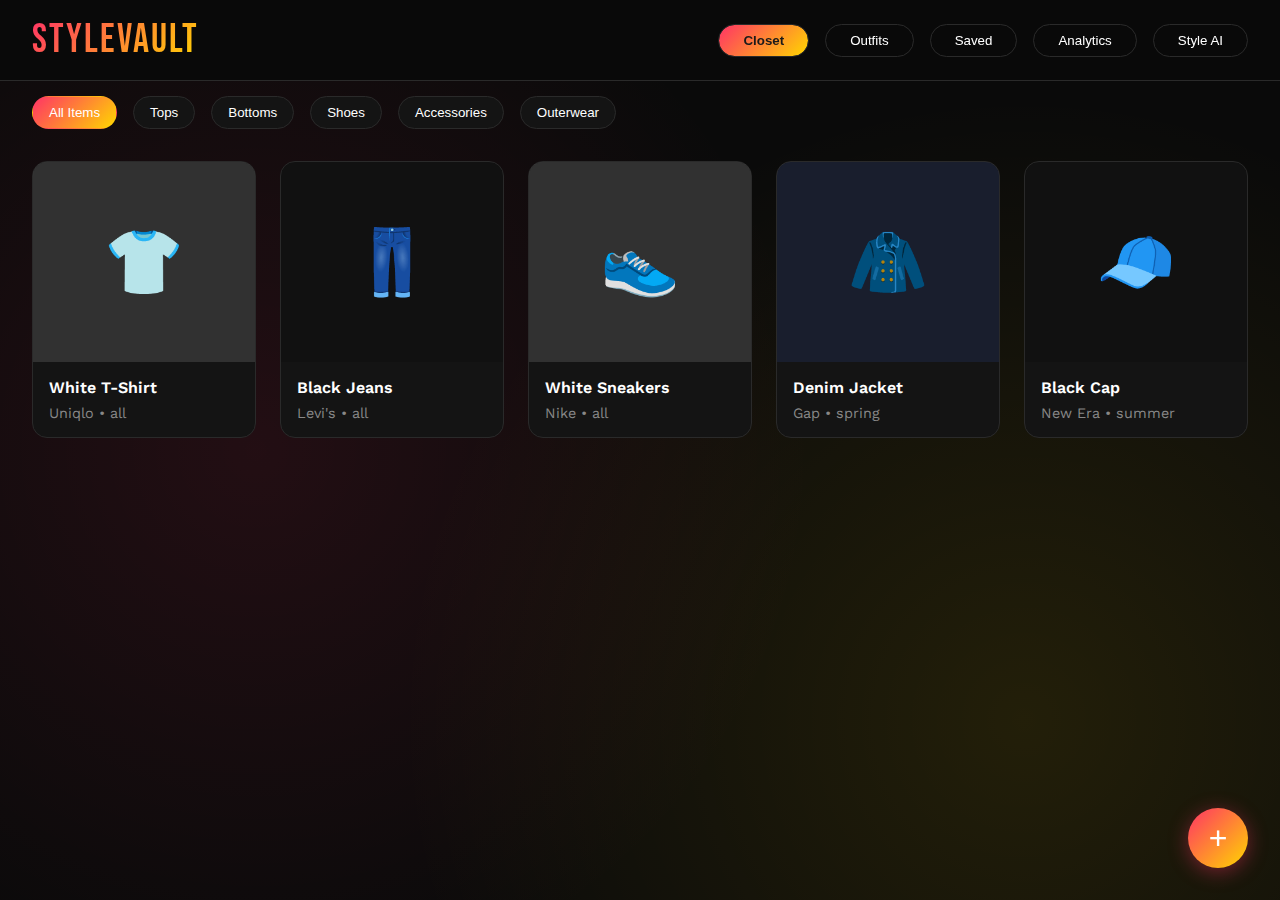
<file: index.html>
<!DOCTYPE html>
<html lang="en">
<head>
    <meta charset="UTF-8">
    <meta name="viewport" content="width=device-width, initial-scale=1.0">
    <title>StyleVault - Your Digital Closet</title>

    <!-- Fonts -->
    <link href="https://fonts.googleapis.com/css2?family=Bebas+Neue&family=Work+Sans:wght@300;400;500;600&display=swap" rel="stylesheet">

    <!-- Modular CSS -->
    <link rel="stylesheet" href="css/main.css">
</head>
<body>
    <!-- Header -->
    <header class="header">
        <div class="header-content">
            <div class="logo">STYLEVAULT</div>
            <nav class="nav-tabs">
                <button class="nav-tab active" data-section="closet">Closet</button>
                <button class="nav-tab" data-section="outfits">Outfits</button>
                <button class="nav-tab" data-section="saved">Saved</button>
                <button class="nav-tab" data-section="analytics">Analytics</button>
                <button class="nav-tab" data-section="ai">Style AI</button>
            </nav>
        </div>
    </header>

    <!-- Main Container -->
    <main class="container">
        <!-- Closet Section -->
        <section id="closet" class="section active">
            <div class="closet-filters">
                <button class="filter-btn active" data-filter="all">All Items</button>
                <button class="filter-btn" data-filter="tops">Tops</button>
                <button class="filter-btn" data-filter="bottoms">Bottoms</button>
                <button class="filter-btn" data-filter="shoes">Shoes</button>
                <button class="filter-btn" data-filter="accessories">Accessories</button>
                <button class="filter-btn" data-filter="outerwear">Outerwear</button>
            </div>
            <div class="closet-grid" id="closetGrid">
                <!-- Items will be added here dynamically -->
            </div>
        </section>

        <!-- Outfit Builder Section -->
        <section id="outfits" class="section">
            <div class="outfit-builder">
                <div class="outfit-categories">
                    <div class="category-section">
                        <div class="category-title">Tops</div>
                        <div class="items-carousel" id="topsCarousel"></div>
                    </div>
                    <div class="category-section">
                        <div class="category-title">Bottoms</div>
                        <div class="items-carousel" id="bottomsCarousel"></div>
                    </div>
                    <div class="category-section">
                        <div class="category-title">Shoes</div>
                        <div class="items-carousel" id="shoesCarousel"></div>
                    </div>
                    <div class="category-section">
                        <div class="category-title">Accessories</div>
                        <div class="items-carousel" id="accessoriesCarousel"></div>
                    </div>
                </div>
                <div class="outfit-preview">
                    <div class="outfit-display" id="outfitDisplay">
                        <div class="outfit-item" id="selectedTop">👔</div>
                        <div class="outfit-item" id="selectedBottom">👖</div>
                        <div class="outfit-item" id="selectedShoes">👟</div>
                    </div>
                    <button class="save-outfit-btn" onclick="saveOutfit()">Save Outfit</button>
                </div>
            </div>
        </section>

        <!-- Saved Outfits Section -->
        <section id="saved" class="section">
            <h2 class="section-heading">Your Saved Outfits</h2>
            <div class="saved-outfits-grid" id="savedOutfitsGrid">
                <!-- Saved outfits will appear here -->
            </div>
        </section>

        <!-- Analytics Section -->
        <section id="analytics" class="section">
            <div class="analytics-grid">
                <div class="stat-card">
                    <div class="stat-label">Total Items</div>
                    <div class="stat-value" id="totalItems">0</div>
                </div>
                <div class="stat-card">
                    <div class="stat-label">Favorite Category</div>
                    <div class="stat-value" id="favCategory">-</div>
                </div>
                <div class="stat-card">
                    <div class="stat-label">Dominant Color</div>
                    <div class="stat-value" id="domColor">-</div>
                </div>
                <div class="stat-card">
                    <div class="stat-label">Saved Outfits</div>
                    <div class="stat-value" id="savedCount">0</div>
                </div>
            </div>

            <div class="chart-container">
                <div class="chart-title">Color Distribution</div>
                <div class="color-distribution" id="colorChart"></div>
            </div>
        </section>

        <!-- Style AI Section -->
        <section id="ai" class="section">
            <div class="ai-suggestions">
                <div class="ai-header">
                    <div class="ai-title">✨ AI Style Suggestions</div>
                    <button class="generate-btn" onclick="generateSuggestions()">Generate Ideas</button>
                </div>
                <div class="suggestion-grid" id="suggestionGrid">
                    <!-- AI suggestions will appear here -->
                </div>
            </div>

            <div class="ai-suggestions">
                <div class="ai-title mb-md">🎨 Your Style Profile</div>
                <div id="styleProfile">
                    <p>Based on your wardrobe, you lean towards a <strong id="styleType">casual-chic</strong> aesthetic with a preference for <strong id="colorPref">neutral tones</strong>.</p>
                </div>
            </div>
        </section>
    </main>

    <!-- Add Item Button -->
    <button class="add-item-btn" onclick="openModal()">+</button>

    <!-- Add Item Modal -->
    <div class="modal" id="addItemModal">
        <div class="modal-content">
            <div class="modal-header">
                <h2 class="modal-title">Add New Item</h2>
                <button class="close-btn" onclick="closeModal()">×</button>
            </div>
            <form id="addItemForm">
                <div class="form-group">
                    <label class="form-label">Item Name</label>
                    <input type="text" class="form-input" id="itemName" required>
                </div>
                <div class="form-group">
                    <label class="form-label">Category</label>
                    <select class="form-select" id="itemCategory" required>
                        <option value="tops">Tops</option>
                        <option value="bottoms">Bottoms</option>
                        <option value="shoes">Shoes</option>
                        <option value="accessories">Accessories</option>
                        <option value="outerwear">Outerwear</option>
                    </select>
                </div>
                <div class="form-group">
                    <label class="form-label">Color</label>
                    <div class="color-picker-wrapper">
                        <input type="color" class="form-input" id="itemColor" value="#ff3366" style="width: auto;">
                        <div class="color-preview" id="colorPreview" style="background: #ff3366;"></div>
                    </div>
                </div>
                <div class="form-group">
                    <label class="form-label">Brand (Optional)</label>
                    <input type="text" class="form-input" id="itemBrand">
                </div>
                <div class="form-group">
                    <label class="form-label">Season</label>
                    <select class="form-select" id="itemSeason">
                        <option value="all">All Seasons</option>
                        <option value="spring">Spring</option>
                        <option value="summer">Summer</option>
                        <option value="fall">Fall</option>
                        <option value="winter">Winter</option>
                    </select>
                </div>
                <div class="form-group">
                    <label class="form-label">Icon</label>
                    <select class="form-select" id="itemIcon">
                        <option value="👔">👔 Shirt</option>
                        <option value="👕">👕 T-Shirt</option>
                        <option value="🧥">🧥 Jacket</option>
                        <option value="👖">👖 Jeans</option>
                        <option value="👗">👗 Dress</option>
                        <option value="🩳">🩳 Shorts</option>
                        <option value="👟">👟 Sneakers</option>
                        <option value="👠">👠 Heels</option>
                        <option value="👢">👢 Boots</option>
                        <option value="🧢">🧢 Cap</option>
                        <option value="👜">👜 Bag</option>
                        <option value="🧣">🧣 Scarf</option>
                    </select>
                </div>
                <button type="submit" class="submit-btn">Add to Closet</button>
            </form>
        </div>
    </div>

    <!-- Modular JavaScript (ES6 Modules) -->
    <script type="module" src="js/app.js"></script>
</body>
</html>
</file>
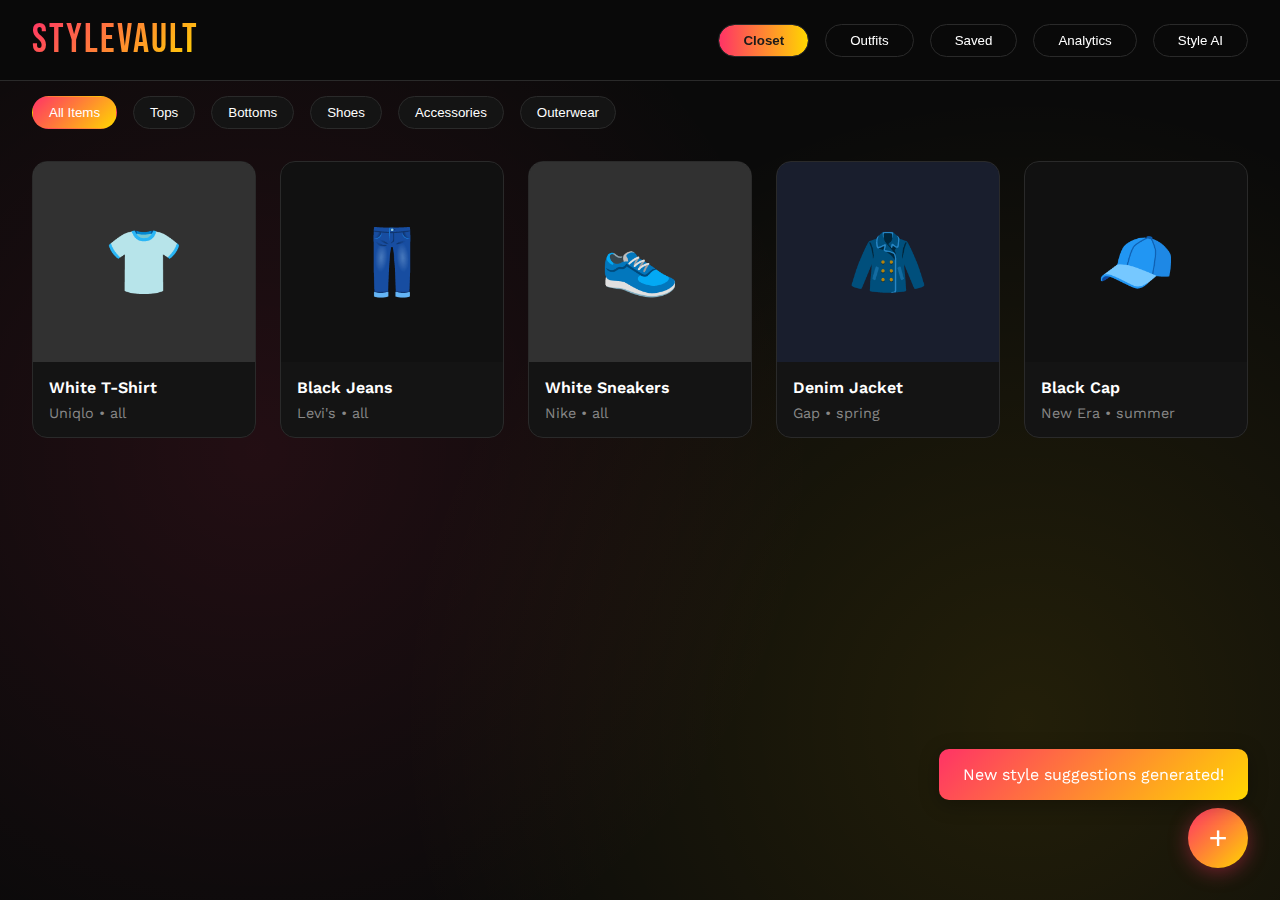
<file: digital-closet-app.html>
<!DOCTYPE html>
<html lang="en">
<head>
    <meta charset="UTF-8">
    <meta name="viewport" content="width=device-width, initial-scale=1.0">
    <title>StyleVault - Your Digital Closet</title>
    
    <!-- Fonts -->
    <link href="https://fonts.googleapis.com/css2?family=Bebas+Neue&family=Work+Sans:wght@300;400;500;600&display=swap" rel="stylesheet">
    
    <style>
        * {
            margin: 0;
            padding: 0;
            box-sizing: border-box;
        }

        :root {
            --primary: #1a1a1a;
            --accent: #ff3366;
            --secondary: #ffd700;
            --text: #ffffff;
            --bg-dark: #0a0a0a;
            --bg-card: #141414;
            --border: #2a2a2a;
            --success: #00ff88;
            --warning: #ffaa00;
        }

        body {
            font-family: 'Work Sans', sans-serif;
            background: var(--bg-dark);
            color: var(--text);
            min-height: 100vh;
            overflow-x: hidden;
            background-image: 
                radial-gradient(circle at 20% 50%, rgba(255, 51, 102, 0.1) 0%, transparent 50%),
                radial-gradient(circle at 80% 80%, rgba(255, 215, 0, 0.1) 0%, transparent 50%);
        }

        /* Header */
        .header {
            position: fixed;
            top: 0;
            width: 100%;
            background: rgba(10, 10, 10, 0.95);
            backdrop-filter: blur(20px);
            border-bottom: 1px solid var(--border);
            z-index: 1000;
            padding: 1rem 2rem;
        }

        .header-content {
            max-width: 1400px;
            margin: 0 auto;
            display: flex;
            justify-content: space-between;
            align-items: center;
        }

        .logo {
            font-family: 'Bebas Neue', cursive;
            font-size: 2.5rem;
            background: linear-gradient(135deg, var(--accent), var(--secondary));
            -webkit-background-clip: text;
            -webkit-text-fill-color: transparent;
            letter-spacing: 2px;
        }

        .nav-tabs {
            display: flex;
            gap: 1rem;
        }

        .nav-tab {
            padding: 0.5rem 1.5rem;
            background: transparent;
            border: 1px solid var(--border);
            color: var(--text);
            cursor: pointer;
            transition: all 0.3s;
            font-weight: 500;
            border-radius: 20px;
            position: relative;
            overflow: hidden;
        }

        .nav-tab::before {
            content: '';
            position: absolute;
            top: 0;
            left: -100%;
            width: 100%;
            height: 100%;
            background: linear-gradient(90deg, var(--accent), var(--secondary));
            transition: left 0.3s;
            z-index: -1;
        }

        .nav-tab:hover::before,
        .nav-tab.active::before {
            left: 0;
        }

        .nav-tab.active {
            color: var(--primary);
            font-weight: 600;
        }

        /* Main Container */
        .container {
            max-width: 1400px;
            margin: 0 auto;
            padding: 6rem 2rem 2rem;
            min-height: 100vh;
        }

        .section {
            display: none;
            animation: fadeIn 0.5s;
        }

        .section.active {
            display: block;
        }

        @keyframes fadeIn {
            from { opacity: 0; transform: translateY(20px); }
            to { opacity: 1; transform: translateY(0); }
        }

        /* Add Item Modal */
        .add-item-btn {
            position: fixed;
            bottom: 2rem;
            right: 2rem;
            width: 60px;
            height: 60px;
            background: linear-gradient(135deg, var(--accent), var(--secondary));
            border: none;
            border-radius: 50%;
            font-size: 2rem;
            color: white;
            cursor: pointer;
            box-shadow: 0 4px 20px rgba(255, 51, 102, 0.4);
            transition: transform 0.3s;
            z-index: 999;
        }

        .add-item-btn:hover {
            transform: scale(1.1) rotate(90deg);
        }

        /* Modal */
        .modal {
            display: none;
            position: fixed;
            top: 0;
            left: 0;
            width: 100%;
            height: 100%;
            background: rgba(0, 0, 0, 0.8);
            backdrop-filter: blur(10px);
            z-index: 2000;
            align-items: center;
            justify-content: center;
        }

        .modal.active {
            display: flex;
        }

        .modal-content {
            background: var(--bg-card);
            border: 1px solid var(--border);
            border-radius: 20px;
            padding: 2rem;
            max-width: 500px;
            width: 90%;
            max-height: 80vh;
            overflow-y: auto;
            animation: slideUp 0.3s;
        }

        @keyframes slideUp {
            from { transform: translateY(50px); opacity: 0; }
            to { transform: translateY(0); opacity: 1; }
        }

        .modal-header {
            display: flex;
            justify-content: space-between;
            align-items: center;
            margin-bottom: 1.5rem;
        }

        .modal-title {
            font-family: 'Bebas Neue', cursive;
            font-size: 2rem;
            background: linear-gradient(135deg, var(--accent), var(--secondary));
            -webkit-background-clip: text;
            -webkit-text-fill-color: transparent;
        }

        .close-btn {
            background: transparent;
            border: none;
            color: var(--text);
            font-size: 1.5rem;
            cursor: pointer;
            transition: transform 0.3s;
        }

        .close-btn:hover {
            transform: rotate(90deg);
        }

        /* Form Styles */
        .form-group {
            margin-bottom: 1.5rem;
        }

        .form-label {
            display: block;
            margin-bottom: 0.5rem;
            font-weight: 500;
            color: var(--text);
        }

        .form-input,
        .form-select {
            width: 100%;
            padding: 0.75rem;
            background: var(--bg-dark);
            border: 1px solid var(--border);
            border-radius: 10px;
            color: var(--text);
            transition: border-color 0.3s;
        }

        .form-input:focus,
        .form-select:focus {
            outline: none;
            border-color: var(--accent);
        }

        .color-picker-wrapper {
            display: flex;
            gap: 1rem;
            align-items: center;
        }

        .color-preview {
            width: 50px;
            height: 50px;
            border-radius: 10px;
            border: 2px solid var(--border);
        }

        .submit-btn {
            width: 100%;
            padding: 1rem;
            background: linear-gradient(135deg, var(--accent), var(--secondary));
            border: none;
            border-radius: 10px;
            color: white;
            font-weight: 600;
            font-size: 1.1rem;
            cursor: pointer;
            transition: transform 0.3s;
        }

        .submit-btn:hover {
            transform: translateY(-2px);
        }

        /* Closet Grid */
        .closet-filters {
            display: flex;
            gap: 1rem;
            margin-bottom: 2rem;
            flex-wrap: wrap;
        }

        .filter-btn {
            padding: 0.5rem 1rem;
            background: var(--bg-card);
            border: 1px solid var(--border);
            border-radius: 20px;
            color: var(--text);
            cursor: pointer;
            transition: all 0.3s;
        }

        .filter-btn.active {
            background: linear-gradient(135deg, var(--accent), var(--secondary));
            border-color: transparent;
        }

        .closet-grid {
            display: grid;
            grid-template-columns: repeat(auto-fill, minmax(200px, 1fr));
            gap: 1.5rem;
            margin-bottom: 4rem;
        }

        .clothing-card {
            background: var(--bg-card);
            border: 1px solid var(--border);
            border-radius: 15px;
            overflow: hidden;
            cursor: pointer;
            transition: all 0.3s;
            position: relative;
        }

        .clothing-card:hover {
            transform: translateY(-5px);
            box-shadow: 0 10px 30px rgba(255, 51, 102, 0.2);
        }

        .clothing-image {
            width: 100%;
            height: 200px;
            background: linear-gradient(135deg, var(--bg-dark), var(--bg-card));
            display: flex;
            align-items: center;
            justify-content: center;
            font-size: 4rem;
            position: relative;
        }

        .clothing-info {
            padding: 1rem;
        }

        .clothing-name {
            font-weight: 600;
            margin-bottom: 0.5rem;
        }

        .clothing-details {
            font-size: 0.9rem;
            color: #888;
        }

        .delete-btn {
            position: absolute;
            top: 10px;
            right: 10px;
            background: rgba(255, 51, 102, 0.9);
            border: none;
            color: white;
            width: 30px;
            height: 30px;
            border-radius: 50%;
            cursor: pointer;
            opacity: 0;
            transition: opacity 0.3s;
        }

        .clothing-card:hover .delete-btn {
            opacity: 1;
        }

        /* Outfit Builder */
        .outfit-builder {
            display: grid;
            grid-template-columns: 1fr 2fr;
            gap: 2rem;
            margin-bottom: 2rem;
        }

        .outfit-categories {
            display: flex;
            flex-direction: column;
            gap: 1rem;
        }

        .category-section {
            background: var(--bg-card);
            border: 1px solid var(--border);
            border-radius: 15px;
            padding: 1.5rem;
        }

        .category-title {
            font-weight: 600;
            margin-bottom: 1rem;
            text-transform: uppercase;
            letter-spacing: 1px;
            color: var(--accent);
        }

        .items-carousel {
            display: flex;
            gap: 1rem;
            overflow-x: auto;
            padding: 0.5rem 0;
        }

        .carousel-item {
            min-width: 80px;
            height: 80px;
            background: var(--bg-dark);
            border: 2px solid var(--border);
            border-radius: 10px;
            cursor: pointer;
            display: flex;
            align-items: center;
            justify-content: center;
            font-size: 2rem;
            transition: all 0.3s;
        }

        .carousel-item:hover,
        .carousel-item.selected {
            border-color: var(--accent);
            transform: scale(1.1);
        }

        .outfit-preview {
            background: var(--bg-card);
            border: 1px solid var(--border);
            border-radius: 15px;
            padding: 2rem;
            min-height: 500px;
            display: flex;
            flex-direction: column;
            align-items: center;
            justify-content: center;
            position: relative;
        }

        .outfit-display {
            display: flex;
            flex-direction: column;
            gap: 1rem;
            align-items: center;
        }

        .outfit-item {
            width: 150px;
            height: 150px;
            background: var(--bg-dark);
            border: 2px solid var(--border);
            border-radius: 15px;
            display: flex;
            align-items: center;
            justify-content: center;
            font-size: 4rem;
        }

        .save-outfit-btn {
            margin-top: 2rem;
            padding: 1rem 2rem;
            background: linear-gradient(135deg, var(--success), var(--secondary));
            border: none;
            border-radius: 10px;
            color: var(--primary);
            font-weight: 600;
            cursor: pointer;
            transition: transform 0.3s;
        }

        .save-outfit-btn:hover {
            transform: scale(1.05);
        }

        /* Saved Outfits */
        .saved-outfits-grid {
            display: grid;
            grid-template-columns: repeat(auto-fill, minmax(250px, 1fr));
            gap: 2rem;
        }

        .outfit-card {
            background: var(--bg-card);
            border: 1px solid var(--border);
            border-radius: 15px;
            padding: 1.5rem;
            transition: all 0.3s;
            cursor: pointer;
        }

        .outfit-card:hover {
            transform: translateY(-5px);
            box-shadow: 0 10px 30px rgba(255, 215, 0, 0.2);
        }

        .outfit-items {
            display: flex;
            justify-content: center;
            gap: 0.5rem;
            margin-bottom: 1rem;
        }

        .outfit-mini-item {
            width: 60px;
            height: 60px;
            background: var(--bg-dark);
            border: 1px solid var(--border);
            border-radius: 10px;
            display: flex;
            align-items: center;
            justify-content: center;
            font-size: 1.5rem;
        }

        .outfit-name {
            text-align: center;
            font-weight: 600;
            margin-bottom: 0.5rem;
        }

        .outfit-date {
            text-align: center;
            font-size: 0.9rem;
            color: #888;
        }

        /* Analytics */
        .analytics-grid {
            display: grid;
            grid-template-columns: repeat(auto-fit, minmax(300px, 1fr));
            gap: 2rem;
            margin-bottom: 2rem;
        }

        .stat-card {
            background: var(--bg-card);
            border: 1px solid var(--border);
            border-radius: 15px;
            padding: 1.5rem;
            position: relative;
            overflow: hidden;
        }

        .stat-card::before {
            content: '';
            position: absolute;
            top: 0;
            left: 0;
            width: 100%;
            height: 4px;
            background: linear-gradient(90deg, var(--accent), var(--secondary));
        }

        .stat-label {
            font-size: 0.9rem;
            color: #888;
            margin-bottom: 0.5rem;
            text-transform: uppercase;
            letter-spacing: 1px;
        }

        .stat-value {
            font-size: 2.5rem;
            font-weight: 600;
            font-family: 'Bebas Neue', cursive;
            background: linear-gradient(135deg, var(--accent), var(--secondary));
            -webkit-background-clip: text;
            -webkit-text-fill-color: transparent;
        }

        .chart-container {
            background: var(--bg-card);
            border: 1px solid var(--border);
            border-radius: 15px;
            padding: 2rem;
        }

        .chart-title {
            font-size: 1.2rem;
            font-weight: 600;
            margin-bottom: 1.5rem;
        }

        .color-distribution {
            display: flex;
            flex-wrap: wrap;
            gap: 1rem;
        }

        .color-stat {
            display: flex;
            align-items: center;
            gap: 0.5rem;
        }

        .color-box {
            width: 30px;
            height: 30px;
            border-radius: 5px;
            border: 2px solid var(--border);
        }

        /* Style AI */
        .ai-suggestions {
            background: var(--bg-card);
            border: 1px solid var(--border);
            border-radius: 15px;
            padding: 2rem;
            margin-bottom: 2rem;
        }

        .ai-header {
            display: flex;
            justify-content: space-between;
            align-items: center;
            margin-bottom: 1.5rem;
        }

        .ai-title {
            font-size: 1.5rem;
            font-weight: 600;
            background: linear-gradient(135deg, var(--accent), var(--secondary));
            -webkit-background-clip: text;
            -webkit-text-fill-color: transparent;
        }

        .generate-btn {
            padding: 0.75rem 1.5rem;
            background: linear-gradient(135deg, var(--accent), var(--secondary));
            border: none;
            border-radius: 10px;
            color: white;
            font-weight: 600;
            cursor: pointer;
            transition: transform 0.3s;
        }

        .generate-btn:hover {
            transform: scale(1.05);
        }

        .suggestion-grid {
            display: grid;
            grid-template-columns: repeat(auto-fill, minmax(200px, 1fr));
            gap: 1.5rem;
        }

        .suggestion-card {
            background: var(--bg-dark);
            border: 1px solid var(--border);
            border-radius: 15px;
            padding: 1.5rem;
            text-align: center;
            transition: all 0.3s;
            cursor: pointer;
        }

        .suggestion-card:hover {
            border-color: var(--accent);
            transform: translateY(-3px);
        }

        .suggestion-icon {
            font-size: 3rem;
            margin-bottom: 1rem;
        }

        .suggestion-text {
            font-weight: 500;
        }

        /* Empty State */
        .empty-state {
            text-align: center;
            padding: 4rem 2rem;
            color: #888;
        }

        .empty-icon {
            font-size: 4rem;
            margin-bottom: 1rem;
            opacity: 0.5;
        }

        .empty-text {
            font-size: 1.2rem;
            margin-bottom: 0.5rem;
        }

        .empty-subtext {
            font-size: 1rem;
        }

        /* Mobile Responsive */
        @media (max-width: 768px) {
            .header-content {
                flex-direction: column;
                gap: 1rem;
            }

            .nav-tabs {
                width: 100%;
                justify-content: space-around;
            }

            .outfit-builder {
                grid-template-columns: 1fr;
            }

            .analytics-grid {
                grid-template-columns: 1fr;
            }

            .closet-grid {
                grid-template-columns: repeat(auto-fill, minmax(150px, 1fr));
            }
        }
    </style>
</head>
<body>
    <!-- Header -->
    <header class="header">
        <div class="header-content">
            <div class="logo">STYLEVAULT</div>
            <nav class="nav-tabs">
                <button class="nav-tab active" data-section="closet">Closet</button>
                <button class="nav-tab" data-section="outfits">Outfits</button>
                <button class="nav-tab" data-section="saved">Saved</button>
                <button class="nav-tab" data-section="analytics">Analytics</button>
                <button class="nav-tab" data-section="ai">Style AI</button>
            </nav>
        </div>
    </header>

    <!-- Main Container -->
    <main class="container">
        <!-- Closet Section -->
        <section id="closet" class="section active">
            <div class="closet-filters">
                <button class="filter-btn active" data-filter="all">All Items</button>
                <button class="filter-btn" data-filter="tops">Tops</button>
                <button class="filter-btn" data-filter="bottoms">Bottoms</button>
                <button class="filter-btn" data-filter="shoes">Shoes</button>
                <button class="filter-btn" data-filter="accessories">Accessories</button>
                <button class="filter-btn" data-filter="outerwear">Outerwear</button>
            </div>
            <div class="closet-grid" id="closetGrid">
                <!-- Items will be added here dynamically -->
            </div>
        </section>

        <!-- Outfit Builder Section -->
        <section id="outfits" class="section">
            <div class="outfit-builder">
                <div class="outfit-categories">
                    <div class="category-section">
                        <div class="category-title">Tops</div>
                        <div class="items-carousel" id="topsCarousel"></div>
                    </div>
                    <div class="category-section">
                        <div class="category-title">Bottoms</div>
                        <div class="items-carousel" id="bottomsCarousel"></div>
                    </div>
                    <div class="category-section">
                        <div class="category-title">Shoes</div>
                        <div class="items-carousel" id="shoesCarousel"></div>
                    </div>
                    <div class="category-section">
                        <div class="category-title">Accessories</div>
                        <div class="items-carousel" id="accessoriesCarousel"></div>
                    </div>
                </div>
                <div class="outfit-preview">
                    <div class="outfit-display" id="outfitDisplay">
                        <div class="outfit-item" id="selectedTop">👔</div>
                        <div class="outfit-item" id="selectedBottom">👖</div>
                        <div class="outfit-item" id="selectedShoes">👟</div>
                    </div>
                    <button class="save-outfit-btn" onclick="saveOutfit()">Save Outfit</button>
                </div>
            </div>
        </section>

        <!-- Saved Outfits Section -->
        <section id="saved" class="section">
            <h2 style="margin-bottom: 2rem; font-family: 'Bebas Neue', cursive; font-size: 2rem;">Your Saved Outfits</h2>
            <div class="saved-outfits-grid" id="savedOutfitsGrid">
                <!-- Saved outfits will appear here -->
            </div>
        </section>

        <!-- Analytics Section -->
        <section id="analytics" class="section">
            <div class="analytics-grid">
                <div class="stat-card">
                    <div class="stat-label">Total Items</div>
                    <div class="stat-value" id="totalItems">0</div>
                </div>
                <div class="stat-card">
                    <div class="stat-label">Favorite Category</div>
                    <div class="stat-value" id="favCategory">-</div>
                </div>
                <div class="stat-card">
                    <div class="stat-label">Dominant Color</div>
                    <div class="stat-value" id="domColor">-</div>
                </div>
                <div class="stat-card">
                    <div class="stat-label">Saved Outfits</div>
                    <div class="stat-value" id="savedCount">0</div>
                </div>
            </div>
            
            <div class="chart-container">
                <div class="chart-title">Color Distribution</div>
                <div class="color-distribution" id="colorChart"></div>
            </div>
        </section>

        <!-- Style AI Section -->
        <section id="ai" class="section">
            <div class="ai-suggestions">
                <div class="ai-header">
                    <div class="ai-title">✨ AI Style Suggestions</div>
                    <button class="generate-btn" onclick="generateSuggestions()">Generate Ideas</button>
                </div>
                <div class="suggestion-grid" id="suggestionGrid">
                    <!-- AI suggestions will appear here -->
                </div>
            </div>
            
            <div class="ai-suggestions">
                <div class="ai-title" style="margin-bottom: 1.5rem;">🎨 Your Style Profile</div>
                <div id="styleProfile">
                    <p>Based on your wardrobe, you lean towards a <strong id="styleType">casual-chic</strong> aesthetic with a preference for <strong id="colorPref">neutral tones</strong>.</p>
                </div>
            </div>
        </section>
    </main>

    <!-- Add Item Button -->
    <button class="add-item-btn" onclick="openModal()">+</button>

    <!-- Add Item Modal -->
    <div class="modal" id="addItemModal">
        <div class="modal-content">
            <div class="modal-header">
                <h2 class="modal-title">Add New Item</h2>
                <button class="close-btn" onclick="closeModal()">×</button>
            </div>
            <form id="addItemForm">
                <div class="form-group">
                    <label class="form-label">Item Name</label>
                    <input type="text" class="form-input" id="itemName" required>
                </div>
                <div class="form-group">
                    <label class="form-label">Category</label>
                    <select class="form-select" id="itemCategory" required>
                        <option value="tops">Tops</option>
                        <option value="bottoms">Bottoms</option>
                        <option value="shoes">Shoes</option>
                        <option value="accessories">Accessories</option>
                        <option value="outerwear">Outerwear</option>
                    </select>
                </div>
                <div class="form-group">
                    <label class="form-label">Color</label>
                    <div class="color-picker-wrapper">
                        <input type="color" class="form-input" id="itemColor" value="#ff3366" style="width: auto;">
                        <div class="color-preview" id="colorPreview" style="background: #ff3366;"></div>
                    </div>
                </div>
                <div class="form-group">
                    <label class="form-label">Brand (Optional)</label>
                    <input type="text" class="form-input" id="itemBrand">
                </div>
                <div class="form-group">
                    <label class="form-label">Season</label>
                    <select class="form-select" id="itemSeason">
                        <option value="all">All Seasons</option>
                        <option value="spring">Spring</option>
                        <option value="summer">Summer</option>
                        <option value="fall">Fall</option>
                        <option value="winter">Winter</option>
                    </select>
                </div>
                <div class="form-group">
                    <label class="form-label">Icon</label>
                    <select class="form-select" id="itemIcon">
                        <option value="👔">👔 Shirt</option>
                        <option value="👕">👕 T-Shirt</option>
                        <option value="🧥">🧥 Jacket</option>
                        <option value="👖">👖 Jeans</option>
                        <option value="👗">👗 Dress</option>
                        <option value="🩳">🩳 Shorts</option>
                        <option value="👟">👟 Sneakers</option>
                        <option value="👠">👠 Heels</option>
                        <option value="👢">👢 Boots</option>
                        <option value="🧢">🧢 Cap</option>
                        <option value="👜">👜 Bag</option>
                        <option value="🧣">🧣 Scarf</option>
                    </select>
                </div>
                <button type="submit" class="submit-btn">Add to Closet</button>
            </form>
        </div>
    </div>

    <script>
        // Data Storage
        let closetItems = JSON.parse(localStorage.getItem('closetItems')) || [];
        let savedOutfits = JSON.parse(localStorage.getItem('savedOutfits')) || [];
        let currentFilter = 'all';
        let selectedOutfit = {
            top: null,
            bottom: null,
            shoes: null,
            accessories: null
        };

        // Initialize
        document.addEventListener('DOMContentLoaded', () => {
            loadDefaultItems();
            renderCloset();
            renderCarousels();
            renderSavedOutfits();
            updateAnalytics();
            generateInitialSuggestions();
        });

        // Load Default Items (for demo)
        function loadDefaultItems() {
            if (closetItems.length === 0) {
                const defaultItems = [
                    { id: Date.now() + 1, name: 'White T-Shirt', category: 'tops', color: '#ffffff', brand: 'Uniqlo', season: 'all', icon: '👕' },
                    { id: Date.now() + 2, name: 'Black Jeans', category: 'bottoms', color: '#000000', brand: 'Levi\'s', season: 'all', icon: '👖' },
                    { id: Date.now() + 3, name: 'White Sneakers', category: 'shoes', color: '#ffffff', brand: 'Nike', season: 'all', icon: '👟' },
                    { id: Date.now() + 4, name: 'Denim Jacket', category: 'outerwear', color: '#4169e1', brand: 'Gap', season: 'spring', icon: '🧥' },
                    { id: Date.now() + 5, name: 'Black Cap', category: 'accessories', color: '#000000', brand: 'New Era', season: 'summer', icon: '🧢' }
                ];
                closetItems = defaultItems;
                saveToStorage();
            }
        }

        // Navigation
        document.querySelectorAll('.nav-tab').forEach(tab => {
            tab.addEventListener('click', () => {
                const targetSection = tab.dataset.section;
                
                // Update tabs
                document.querySelectorAll('.nav-tab').forEach(t => t.classList.remove('active'));
                tab.classList.add('active');
                
                // Update sections
                document.querySelectorAll('.section').forEach(s => s.classList.remove('active'));
                document.getElementById(targetSection).classList.add('active');
                
                // Refresh content if needed
                if (targetSection === 'analytics') {
                    updateAnalytics();
                }
            });
        });

        // Filter buttons
        document.querySelectorAll('.filter-btn').forEach(btn => {
            btn.addEventListener('click', () => {
                currentFilter = btn.dataset.filter;
                document.querySelectorAll('.filter-btn').forEach(b => b.classList.remove('active'));
                btn.classList.add('active');
                renderCloset();
            });
        });

        // Modal functions
        function openModal() {
            document.getElementById('addItemModal').classList.add('active');
        }

        function closeModal() {
            document.getElementById('addItemModal').classList.remove('active');
            document.getElementById('addItemForm').reset();
        }

        // Color preview
        document.getElementById('itemColor').addEventListener('input', (e) => {
            document.getElementById('colorPreview').style.background = e.target.value;
        });

        // Add item form
        document.getElementById('addItemForm').addEventListener('submit', (e) => {
            e.preventDefault();
            
            const newItem = {
                id: Date.now(),
                name: document.getElementById('itemName').value,
                category: document.getElementById('itemCategory').value,
                color: document.getElementById('itemColor').value,
                brand: document.getElementById('itemBrand').value || 'No Brand',
                season: document.getElementById('itemSeason').value,
                icon: document.getElementById('itemIcon').value
            };
            
            closetItems.push(newItem);
            saveToStorage();
            renderCloset();
            renderCarousels();
            closeModal();
            
            // Show success animation
            showNotification('Item added to your closet!');
        });

        // Render closet grid
        function renderCloset() {
            const grid = document.getElementById('closetGrid');
            const filteredItems = currentFilter === 'all' 
                ? closetItems 
                : closetItems.filter(item => item.category === currentFilter);
            
            if (filteredItems.length === 0) {
                grid.innerHTML = `
                    <div class="empty-state" style="grid-column: 1 / -1;">
                        <div class="empty-icon">🫥</div>
                        <div class="empty-text">No items in this category</div>
                        <div class="empty-subtext">Click the + button to add your first item</div>
                    </div>
                `;
                return;
            }
            
            grid.innerHTML = filteredItems.map(item => `
                <div class="clothing-card" data-id="${item.id}">
                    <button class="delete-btn" onclick="deleteItem(${item.id})">×</button>
                    <div class="clothing-image" style="background: ${item.color}20;">
                        <span>${item.icon}</span>
                    </div>
                    <div class="clothing-info">
                        <div class="clothing-name">${item.name}</div>
                        <div class="clothing-details">${item.brand} • ${item.season}</div>
                    </div>
                </div>
            `).join('');
        }

        // Delete item
        function deleteItem(id) {
            if (confirm('Remove this item from your closet?')) {
                closetItems = closetItems.filter(item => item.id !== id);
                saveToStorage();
                renderCloset();
                renderCarousels();
                updateAnalytics();
            }
        }

        // Render carousels for outfit builder
        function renderCarousels() {
            const categories = {
                tops: document.getElementById('topsCarousel'),
                bottoms: document.getElementById('bottomsCarousel'),
                shoes: document.getElementById('shoesCarousel'),
                accessories: document.getElementById('accessoriesCarousel')
            };
            
            Object.keys(categories).forEach(cat => {
                const items = closetItems.filter(item => item.category === cat);
                const carousel = categories[cat];
                
                if (items.length === 0) {
                    carousel.innerHTML = '<div style="color: #666;">No items</div>';
                } else {
                    carousel.innerHTML = items.map(item => `
                        <div class="carousel-item" 
                             data-id="${item.id}" 
                             data-category="${cat}"
                             onclick="selectItem(${item.id}, '${cat}')"
                             style="background: ${item.color}20;">
                            ${item.icon}
                        </div>
                    `).join('');
                }
            });
        }

        // Select item for outfit
        function selectItem(id, category) {
            const item = closetItems.find(i => i.id === id);
            if (!item) return;
            
            // Update selection
            selectedOutfit[category] = item;
            
            // Update UI
            document.querySelectorAll(`.carousel-item[data-category="${category}"]`).forEach(el => {
                el.classList.remove('selected');
            });
            document.querySelector(`.carousel-item[data-id="${id}"]`).classList.add('selected');
            
            // Update preview
            updateOutfitPreview();
        }

        // Update outfit preview
        function updateOutfitPreview() {
            if (selectedOutfit.top) {
                const top = document.getElementById('selectedTop');
                top.innerHTML = selectedOutfit.top.icon;
                top.style.background = selectedOutfit.top.color + '20';
            }
            if (selectedOutfit.bottom) {
                const bottom = document.getElementById('selectedBottom');
                bottom.innerHTML = selectedOutfit.bottom.icon;
                bottom.style.background = selectedOutfit.bottom.color + '20';
            }
            if (selectedOutfit.shoes) {
                const shoes = document.getElementById('selectedShoes');
                shoes.innerHTML = selectedOutfit.shoes.icon;
                shoes.style.background = selectedOutfit.shoes.color + '20';
            }
        }

        // Save outfit
        function saveOutfit() {
            if (!selectedOutfit.top || !selectedOutfit.bottom || !selectedOutfit.shoes) {
                alert('Please select at least a top, bottom, and shoes to save an outfit.');
                return;
            }
            
            const outfit = {
                id: Date.now(),
                items: { ...selectedOutfit },
                date: new Date().toLocaleDateString(),
                name: `Outfit ${savedOutfits.length + 1}`
            };
            
            savedOutfits.push(outfit);
            localStorage.setItem('savedOutfits', JSON.stringify(savedOutfits));
            renderSavedOutfits();
            showNotification('Outfit saved successfully!');
            
            // Reset selection
            selectedOutfit = { top: null, bottom: null, shoes: null, accessories: null };
            document.querySelectorAll('.carousel-item').forEach(el => el.classList.remove('selected'));
        }

        // Render saved outfits
        function renderSavedOutfits() {
            const grid = document.getElementById('savedOutfitsGrid');
            
            if (savedOutfits.length === 0) {
                grid.innerHTML = `
                    <div class="empty-state" style="grid-column: 1 / -1;">
                        <div class="empty-icon">👗</div>
                        <div class="empty-text">No saved outfits yet</div>
                        <div class="empty-subtext">Use the Outfit Builder to create your first look</div>
                    </div>
                `;
                return;
            }
            
            grid.innerHTML = savedOutfits.map(outfit => {
                const items = Object.values(outfit.items).filter(Boolean);
                return `
                    <div class="outfit-card">
                        <div class="outfit-items">
                            ${items.map(item => `
                                <div class="outfit-mini-item" style="background: ${item.color}20;">
                                    ${item.icon}
                                </div>
                            `).join('')}
                        </div>
                        <div class="outfit-name">${outfit.name}</div>
                        <div class="outfit-date">${outfit.date}</div>
                    </div>
                `;
            }).join('');
        }

        // Update analytics
        function updateAnalytics() {
            // Total items
            document.getElementById('totalItems').textContent = closetItems.length;
            
            // Favorite category
            const categoryCounts = {};
            closetItems.forEach(item => {
                categoryCounts[item.category] = (categoryCounts[item.category] || 0) + 1;
            });
            const favCat = Object.keys(categoryCounts).reduce((a, b) => 
                categoryCounts[a] > categoryCounts[b] ? a : b, 'none');
            document.getElementById('favCategory').textContent = favCat.charAt(0).toUpperCase() + favCat.slice(1);
            
            // Dominant color
            const colorCounts = {};
            closetItems.forEach(item => {
                const colorName = getColorName(item.color);
                colorCounts[colorName] = (colorCounts[colorName] || 0) + 1;
            });
            const domColor = Object.keys(colorCounts).reduce((a, b) => 
                colorCounts[a] > colorCounts[b] ? a : b, 'None');
            document.getElementById('domColor').textContent = domColor;
            
            // Saved outfits count
            document.getElementById('savedCount').textContent = savedOutfits.length;
            
            // Color distribution chart
            const colorChart = document.getElementById('colorChart');
            const uniqueColors = {};
            closetItems.forEach(item => {
                const colorName = getColorName(item.color);
                if (!uniqueColors[colorName]) {
                    uniqueColors[colorName] = { count: 0, color: item.color };
                }
                uniqueColors[colorName].count++;
            });
            
            colorChart.innerHTML = Object.entries(uniqueColors).map(([name, data]) => `
                <div class="color-stat">
                    <div class="color-box" style="background: ${data.color};"></div>
                    <span>${name} (${data.count})</span>
                </div>
            `).join('');
            
            // Update style profile
            updateStyleProfile();
        }

        // Get color name from hex
        function getColorName(hex) {
            const colors = {
                '#000000': 'Black',
                '#ffffff': 'White',
                '#ff0000': 'Red',
                '#00ff00': 'Green',
                '#0000ff': 'Blue',
                '#ffff00': 'Yellow',
                '#ff00ff': 'Magenta',
                '#00ffff': 'Cyan',
                '#808080': 'Gray',
                '#ff3366': 'Pink',
                '#4169e1': 'Blue',
                '#ffd700': 'Gold'
            };
            
            // Find closest color
            let closestColor = 'Other';
            let minDistance = Infinity;
            
            Object.entries(colors).forEach(([color, name]) => {
                const distance = colorDistance(hex, color);
                if (distance < minDistance) {
                    minDistance = distance;
                    closestColor = name;
                }
            });
            
            return closestColor;
        }

        // Calculate color distance
        function colorDistance(hex1, hex2) {
            const rgb1 = hexToRgb(hex1);
            const rgb2 = hexToRgb(hex2);
            
            return Math.sqrt(
                Math.pow(rgb1.r - rgb2.r, 2) +
                Math.pow(rgb1.g - rgb2.g, 2) +
                Math.pow(rgb1.b - rgb2.b, 2)
            );
        }

        // Hex to RGB
        function hexToRgb(hex) {
            const result = /^#?([a-f\d]{2})([a-f\d]{2})([a-f\d]{2})$/i.exec(hex);
            return result ? {
                r: parseInt(result[1], 16),
                g: parseInt(result[2], 16),
                b: parseInt(result[3], 16)
            } : { r: 0, g: 0, b: 0 };
        }

        // Update style profile
        function updateStyleProfile() {
            const brands = {};
            const seasons = {};
            
            closetItems.forEach(item => {
                brands[item.brand] = (brands[item.brand] || 0) + 1;
                seasons[item.season] = (seasons[item.season] || 0) + 1;
            });
            
            // Determine style type
            let styleType = 'Minimalist';
            if (closetItems.length > 10) styleType = 'Maximalist';
            if (closetItems.filter(i => i.category === 'accessories').length > 3) styleType = 'Accessory-focused';
            
            // Determine color preference
            const colorCounts = {};
            closetItems.forEach(item => {
                const brightness = getBrightness(item.color);
                if (brightness < 50) colorCounts.dark = (colorCounts.dark || 0) + 1;
                else if (brightness > 200) colorCounts.light = (colorCounts.light || 0) + 1;
                else colorCounts.neutral = (colorCounts.neutral || 0) + 1;
            });
            
            const colorPref = Object.keys(colorCounts).reduce((a, b) => 
                (colorCounts[a] || 0) > (colorCounts[b] || 0) ? a : b, 'neutral');
            
            document.getElementById('styleType').textContent = styleType;
            document.getElementById('colorPref').textContent = colorPref + ' tones';
        }

        // Get brightness from hex color
        function getBrightness(hex) {
            const rgb = hexToRgb(hex);
            return (rgb.r * 299 + rgb.g * 587 + rgb.b * 114) / 1000;
        }

        // Generate AI suggestions
        function generateSuggestions() {
            const suggestions = [
                { icon: '🎨', text: 'Try monochrome outfit with your black items' },
                { icon: '🌈', text: 'Add a pop of color with bright accessories' },
                { icon: '🧥', text: 'Layer your denim jacket over basic tees' },
                { icon: '👟', text: 'White sneakers go with everything!' },
                { icon: '🎯', text: 'Create a capsule wardrobe with 10 key pieces' },
                { icon: '✨', text: 'Mix textures for visual interest' }
            ];
            
            const grid = document.getElementById('suggestionGrid');
            grid.innerHTML = suggestions.map(s => `
                <div class="suggestion-card">
                    <div class="suggestion-icon">${s.icon}</div>
                    <div class="suggestion-text">${s.text}</div>
                </div>
            `).join('');
            
            showNotification('New style suggestions generated!');
        }

        // Generate initial suggestions
        function generateInitialSuggestions() {
            generateSuggestions();
        }

        // Show notification
        function showNotification(message) {
            const notification = document.createElement('div');
            notification.style.cssText = `
                position: fixed;
                bottom: 100px;
                right: 2rem;
                background: linear-gradient(135deg, var(--accent), var(--secondary));
                color: white;
                padding: 1rem 1.5rem;
                border-radius: 10px;
                box-shadow: 0 4px 20px rgba(0,0,0,0.3);
                z-index: 3000;
                animation: slideInRight 0.3s;
            `;
            notification.textContent = message;
            document.body.appendChild(notification);
            
            setTimeout(() => {
                notification.style.animation = 'fadeOut 0.3s';
                setTimeout(() => notification.remove(), 300);
            }, 3000);
        }

        // Save to localStorage
        function saveToStorage() {
            localStorage.setItem('closetItems', JSON.stringify(closetItems));
        }

        // Add animations
        const style = document.createElement('style');
        style.textContent = `
            @keyframes slideInRight {
                from { transform: translateX(100%); opacity: 0; }
                to { transform: translateX(0); opacity: 1; }
            }
            @keyframes fadeOut {
                from { opacity: 1; }
                to { opacity: 0; }
            }
        `;
        document.head.appendChild(style);
    </script>
</body>
</html>
</file>
<file: css/main.css>
/* ==============================================
   StyleVault - Main CSS Entry Point
   ==============================================
   This file imports all modular CSS files.
   Import order matters for cascade precedence.
   ============================================== */

/* 1. Variables & Theme */
@import 'variables.css';

/* 2. Base Styles */
@import 'base.css';

/* 3. Layout */
@import 'layout.css';

/* 4. Components */
@import 'components/header.css';
@import 'components/buttons.css';
@import 'components/cards.css';
@import 'components/modal.css';
@import 'components/closet.css';
@import 'components/outfit-builder.css';
@import 'components/analytics.css';
@import 'components/ai-suggestions.css';

/* 5. Utilities & Animations */
@import 'utilities.css';

/* 6. Responsive Overrides (must be last) */
@import 'responsive.css';
</file>
